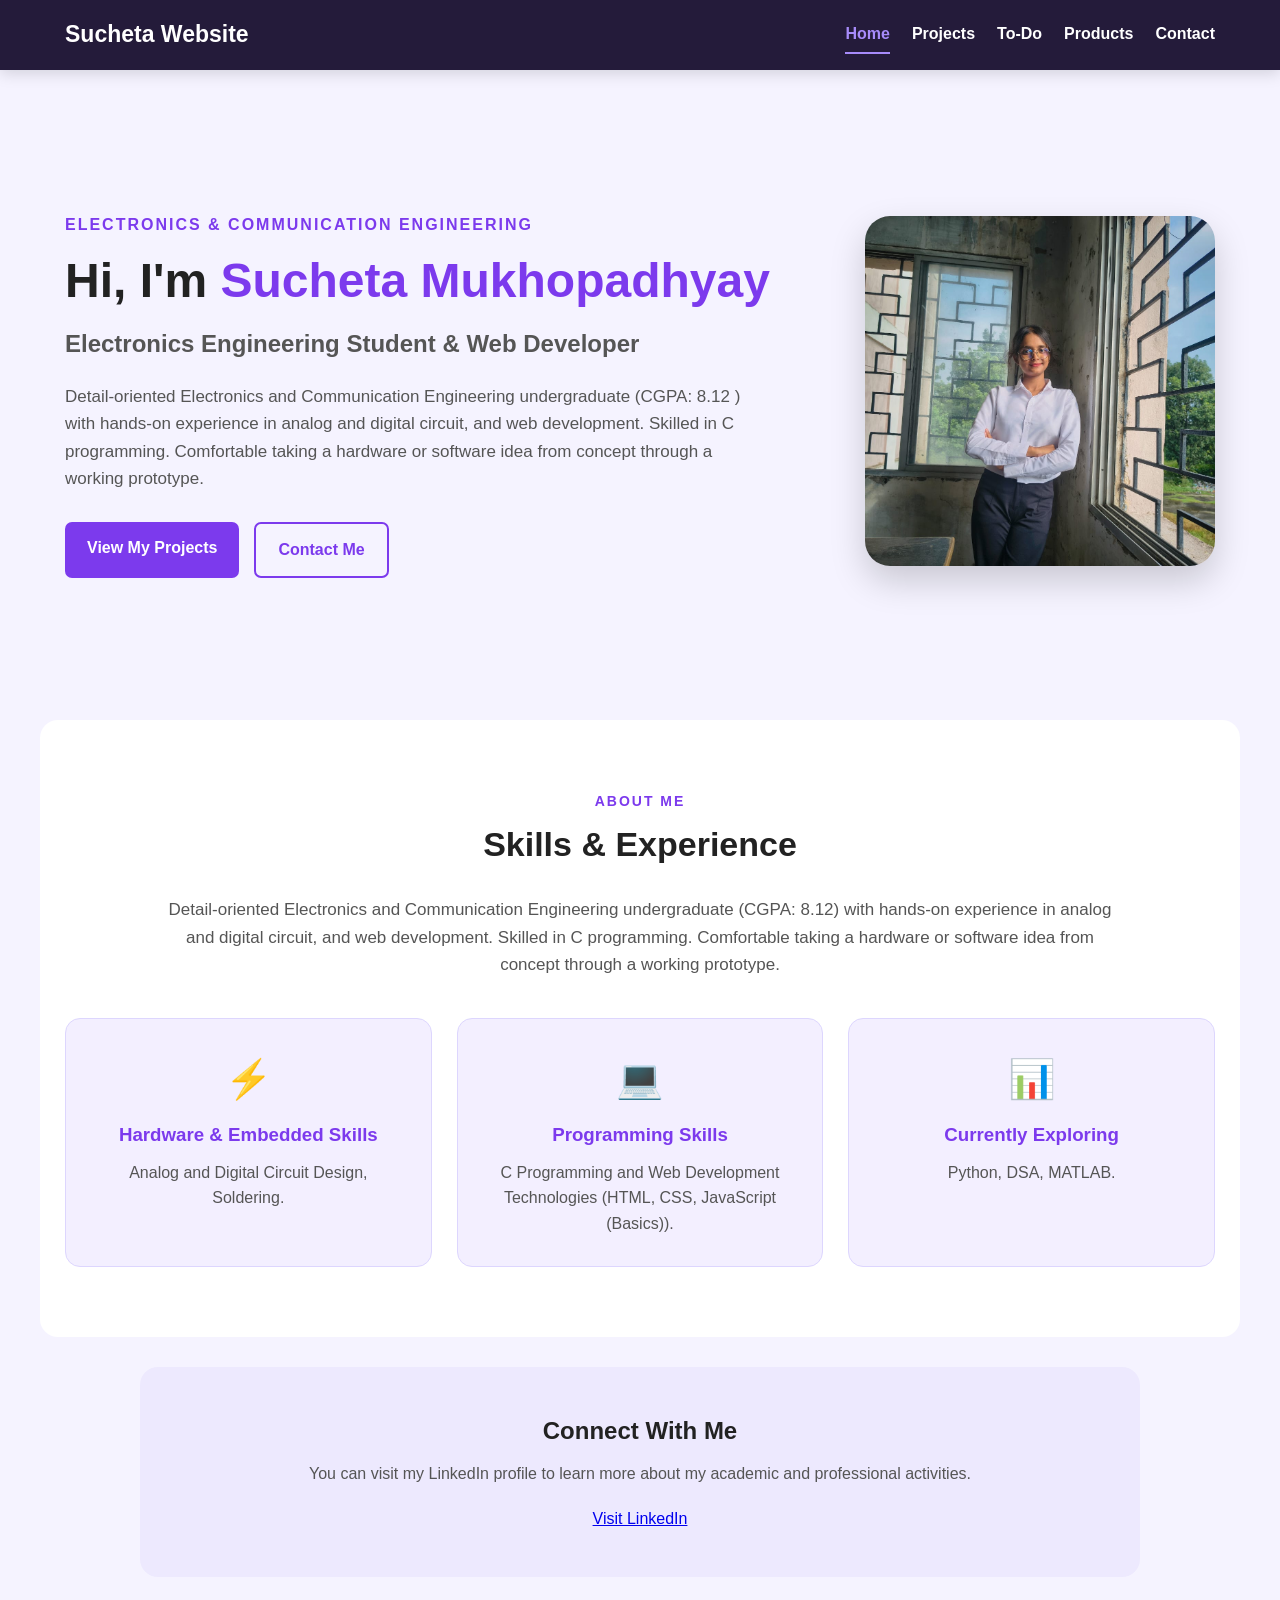
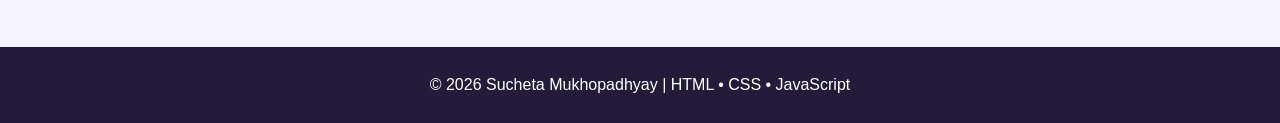
<file: index.html>
<!DOCTYPE html>
<html lang="en">

<head>

    <meta charset="UTF-8">

    <meta name="viewport" content="width=device-width, initial-scale=1.0">

    <title>Sucheta Mukhopadhyay | Home</title>

    <link rel="stylesheet" href="task4.css">

</head>


<body>


    <!-- ================================
         NAVIGATION
    ================================= -->

    <header>

        <nav class="navbar">

            <div class="logo">
                Sucheta Website
            </div>


            <div class="nav-links">

                <a href="index.html" class="active">
                    Home
                </a>

                <a href="projects.html">
                    Projects
                </a>

                <a href="todo.html">
                    To-Do
                </a>

                <a href="products.html">
                    Products
                </a>

                <a href="contact.html">
                    Contact
                </a>

            </div>

        </nav>

    </header>



    <!-- ================================
         HERO SECTION
    ================================= -->

    <main>


        <section class="hero">


            <div class="hero-content">

                <p class="small-title">
                    ELECTRONICS & COMMUNICATION ENGINEERING
                </p>


                <h1>

                    Hi, I'm

                    <span>
                        Sucheta Mukhopadhyay
                    </span>

                </h1>


                <h2>
                    Electronics Engineering Student & Web Developer
                </h2>


                <p>

                   Detail-oriented Electronics and Communication Engineering undergraduate (CGPA: 8.12 ) with hands-on experience in analog and digital circuit, and web development. Skilled in C programming. Comfortable taking a hardware or software idea from concept through a working prototype.

                </p>


                <div class="hero-buttons">

                    <a
                        href="projects.html"
                        class="primary-btn">

                        View My Projects

                    </a>


                    <a
                        href="contact.html"
                        class="secondary-btn">

                        Contact Me

                    </a>

                </div>

            </div>



            <div class="hero-image">

                <img
                    src="sucheta.jpeg"
                    alt="Sucheta Mukhopadhyay">

            </div>


        </section>



        <!-- ================================
             ABOUT ME
        ================================= -->

        <section class="section about-section">


            <div class="section-title">

                <p>
                    ABOUT ME
                </p>

                <h2>
                    Skills & Experience
                </h2>

            </div>


            <p class="about-text">

                Detail-oriented Electronics and Communication Engineering undergraduate (CGPA: 8.12) with hands-on experience in analog and digital circuit, and web development. Skilled in C programming. Comfortable taking a hardware or software idea from concept through a working prototype.            


            </p>



            <div class="skills-grid">


                <div class="skill-card">

                    <div class="skill-icon">
                        ⚡
                    </div>

                    <h3>
                        Hardware & Embedded Skills
                    </h3>

                    <p>

                       Analog and Digital Circuit Design, Soldering.

                    </p>

                </div>



                <div class="skill-card">

                    <div class="skill-icon">
                        💻
                    </div>

                    <h3>
                        Programming Skills
                    </h3>

                    <p>

                         C Programming and Web Development Technologies (HTML, CSS, JavaScript (Basics)). 

                    </p>

                </div>



                <div class="skill-card">

                    <div class="skill-icon">
                        📊
                    </div>

                    <h3>
                        Currently Exploring
                    </h3>

                    <p>

                         Python, DSA, MATLAB.

                    </p>

                </div>


            </div>

        </section>



        


        <!-- ================================
             LINKEDIN
        ================================= -->

        <section class="linkedin-section">

            <h2>
                Connect With Me
            </h2>

            <p>
                You can visit my LinkedIn profile
                to learn more about my academic and
                professional activities.
            </p>


            <a href="https://www.linkedin.com/in/sucheta-mukhopadhyay-33b553420"
                    target="_blank"
                    rel="noopener noreferrer"
                    aria-label="LinkedIn">

                Visit LinkedIn

            </a>

        </section>


    </main>



    <!-- ================================
         FOOTER
    ================================= -->

    <footer>

        <p>
            © 2026 Sucheta Mukhopadhyay |
            HTML • CSS • JavaScript
        </p>

    </footer>


    <script src="task4.js"></script>

</body>

</html>
</file>
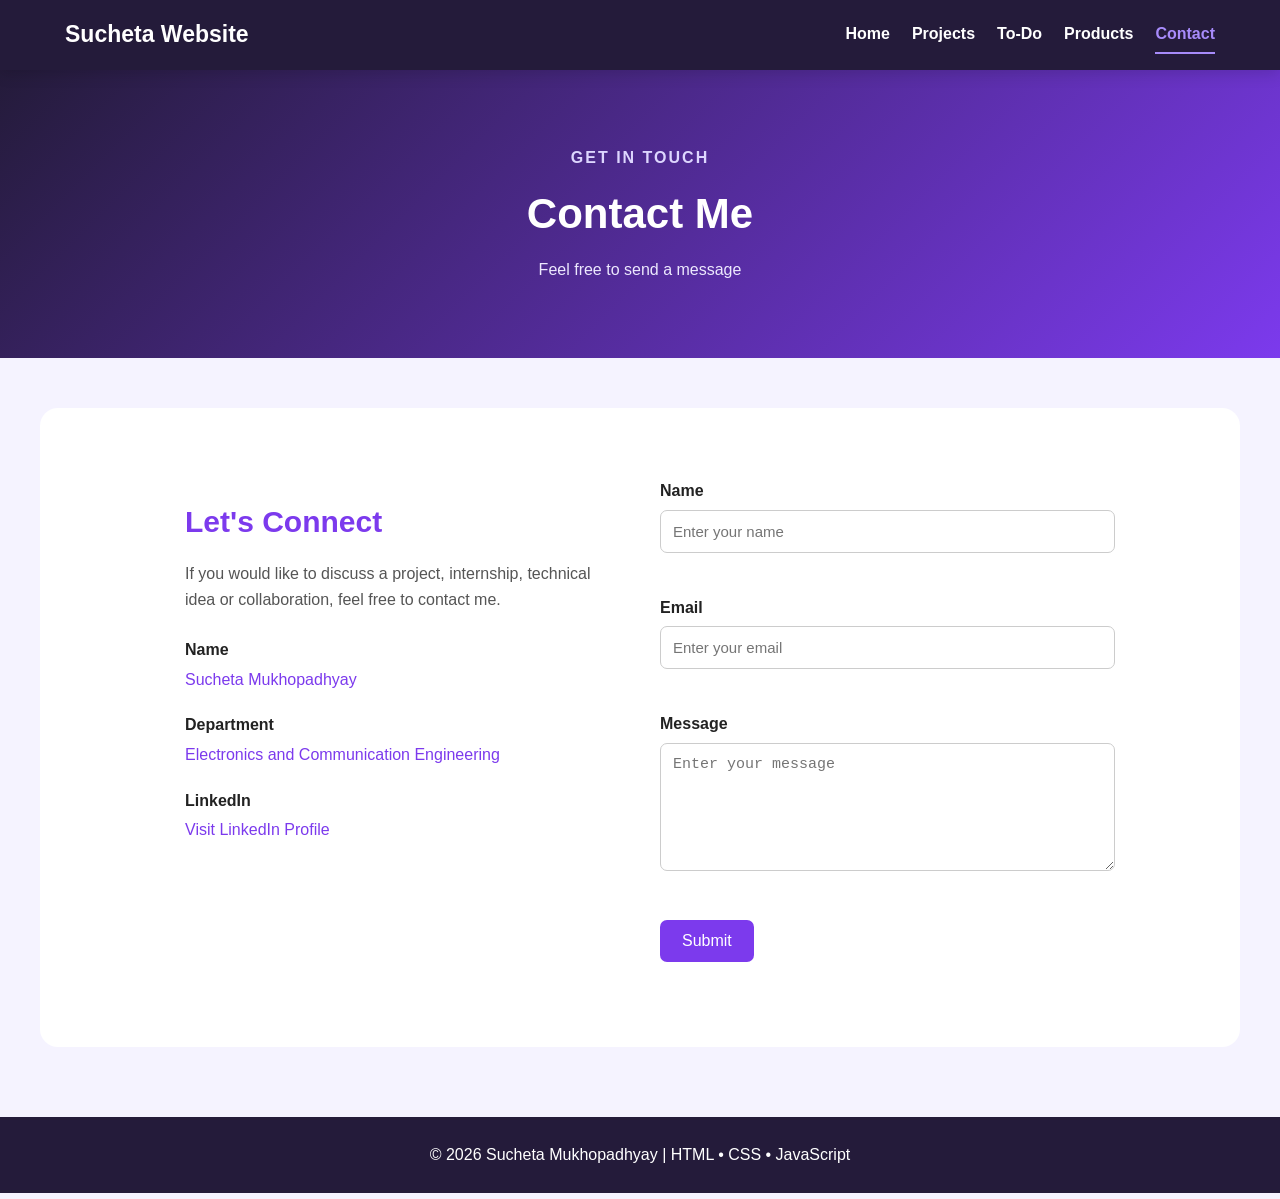
<file: contact.html>
<!DOCTYPE html>
<html lang="en">

<head>

    <meta charset="UTF-8">

    <meta
        name="viewport"
        content="width=device-width, initial-scale=1.0">

    <title>Sucheta Mukhopadhyay | Contact</title>

    <link rel="stylesheet" href="task4.css">

</head>


<body>


    <!-- ================================
         NAVIGATION
    ================================= -->

    <header>

        <nav class="navbar">

            <div class="logo">
                Sucheta Website
            </div>


            <div class="nav-links">

                <a href="index.html">
                    Home
                </a>

                <a href="projects.html">
                    Projects
                </a>

                <a href="todo.html">
                    To-Do
                </a>

                <a href="products.html">
                    Products
                </a>

                <a
                    href="contact.html"
                    class="active">

                    Contact

                </a>

            </div>

        </nav>

    </header>



    <main>


        <section class="page-header">

            <p>
                GET IN TOUCH
            </p>

            <h1>
                Contact Me
            </h1>

            <span>
                Feel free to send a message
            </span>

        </section>



        <!-- ================================
             CONTACT AREA
        ================================= -->

        <section class="section contact-page">


            <div class="contact-wrapper">


                <!-- CONTACT INFORMATION -->

                <div class="contact-info">


                    <h2>
                        Let's Connect
                    </h2>


                    <p>

                        If you would like to discuss a
                        project, internship, technical idea
                        or collaboration, feel free to
                        contact me.

                    </p>



                    <div class="contact-item">

                        <strong>
                            Name
                        </strong>

                        <span>
                            Sucheta Mukhopadhyay
                        </span>

                    </div>



                    <div class="contact-item">

                        <strong>
                            Department
                        </strong>

                        <span>

                            Electronics and Communication
                            Engineering

                        </span>

                    </div>



                    <div class="contact-item">

                        <strong>
                            LinkedIn
                        </strong>

                        <a href="https://www.linkedin.com/in/sucheta-mukhopadhyay-33b553420"
                            target="_blank"
                            rel="noopener noreferrer"
                            aria-label="LinkedIn">

                            Visit LinkedIn Profile

                        </a>

                    </div>


                </div>



                <!-- CONTACT FORM -->

                <form id="contactForm">


                    <div class="form-group">

                        <label for="name">
                            Name
                        </label>


                        <input
                            type="text"
                            id="name"
                            placeholder="Enter your name">


                        <small id="nameError"></small>

                    </div>



                    <div class="form-group">

                        <label for="email">
                            Email
                        </label>


                        <input
                            type="email"
                            id="email"
                            placeholder="Enter your email">


                        <small id="emailError"></small>

                    </div>



                    <div class="form-group">

                        <label for="message">
                            Message
                        </label>


                        <textarea
                            id="message"
                            rows="6"
                            placeholder="Enter your message"></textarea>


                        <small id="messageError"></small>

                    </div>



                    <button
                        type="submit"
                        class="submit-btn">

                        Submit

                    </button>


                    <p id="successMessage"></p>


                </form>


            </div>


        </section>


    </main>



    <footer>

        <p>
            © 2026 Sucheta Mukhopadhyay |
            HTML • CSS • JavaScript
        </p>

    </footer>


    <script src="task4.js"></script>

</body>

</html>
</file>
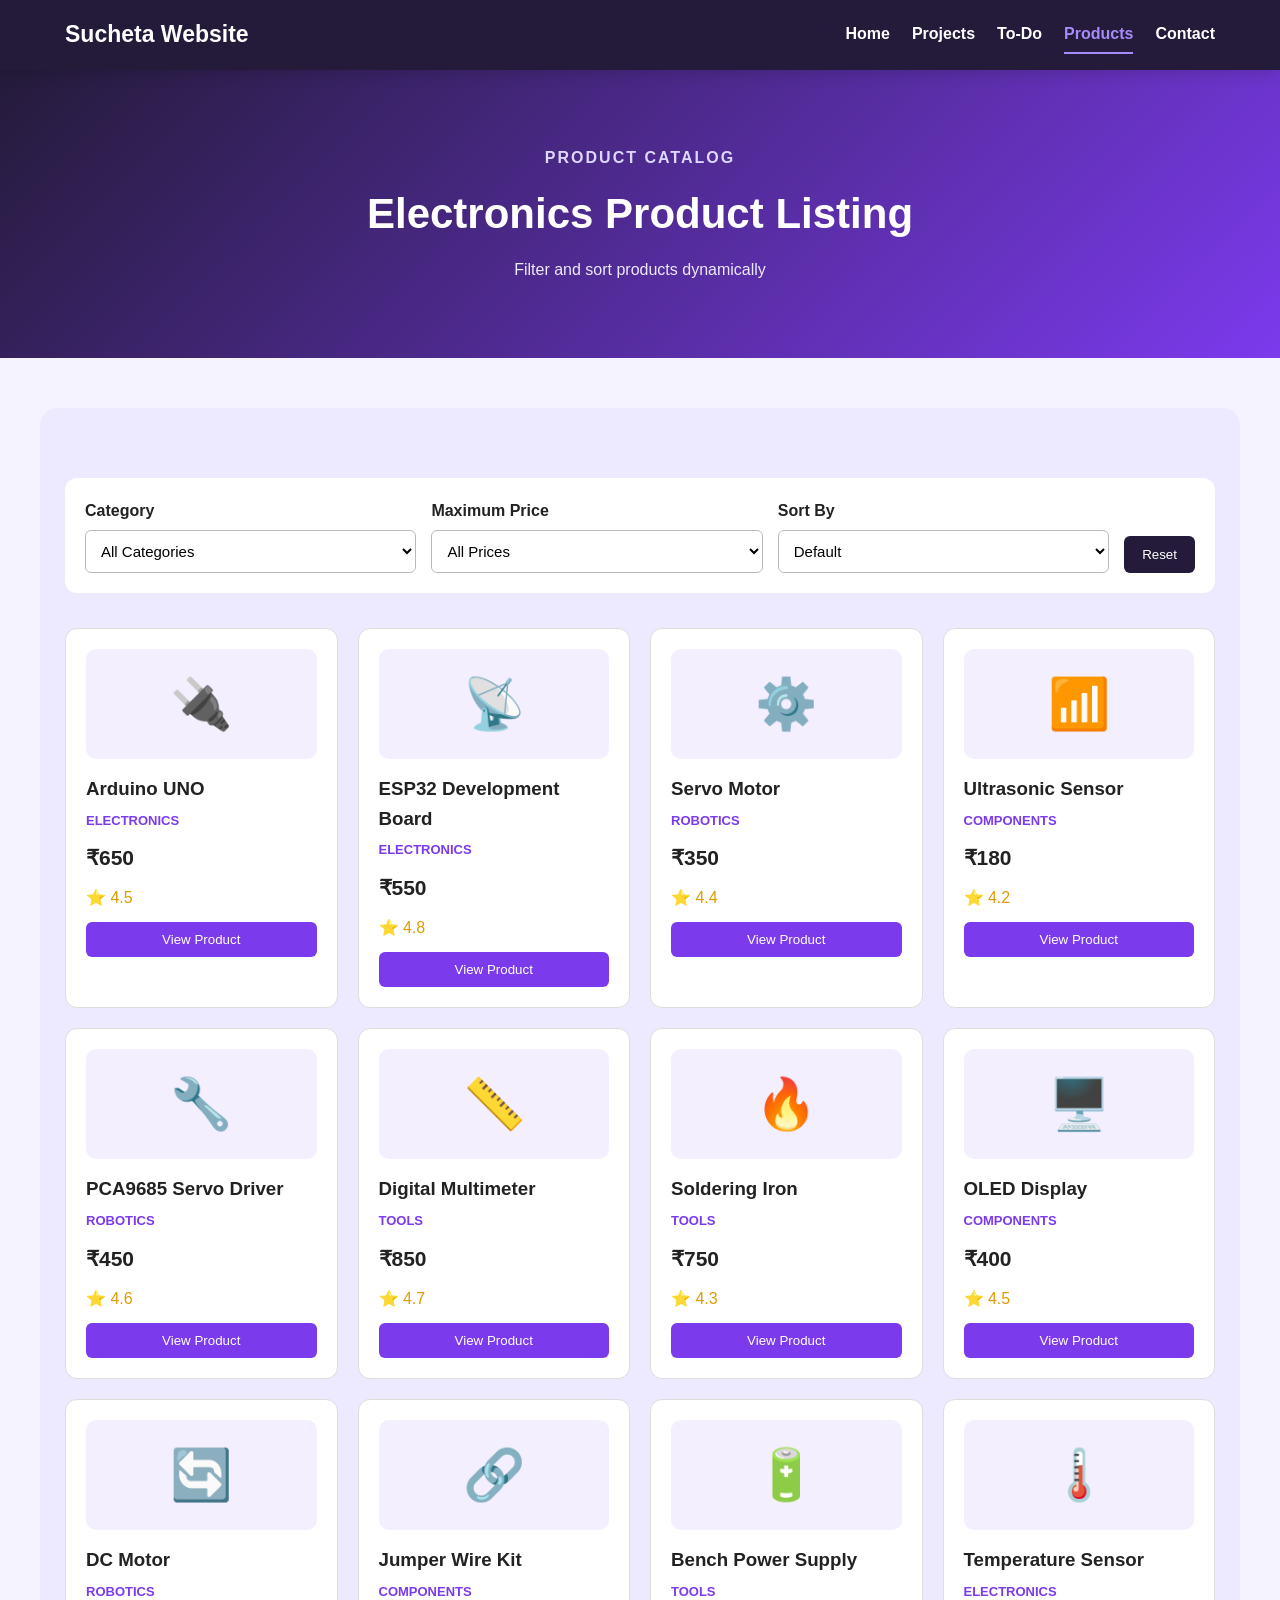
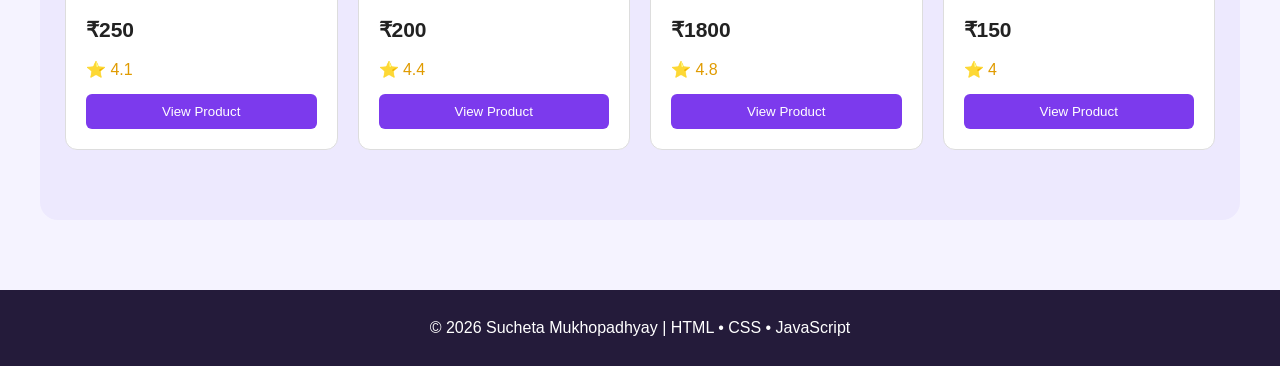
<file: products.html>
<!DOCTYPE html>
<html lang="en">

<head>

    <meta charset="UTF-8">

    <meta
        name="viewport"
        content="width=device-width, initial-scale=1.0">

    <title>Sucheta Mukhopadhyay | Products</title>

    <link rel="stylesheet" href="task4.css">

</head>


<body>


    <!-- ================================
         NAVIGATION
    ================================= -->

    <header>

        <nav class="navbar">

            <div class="logo">
                Sucheta Website
            </div>


            <div class="nav-links">

                <a href="index.html">
                    Home
                </a>

                <a href="projects.html">
                    Projects
                </a>

                <a href="todo.html">
                    To-Do
                </a>

                <a
                    href="products.html"
                    class="active">

                    Products

                </a>

                <a href="contact.html">
                    Contact
                </a>

            </div>

        </nav>

    </header>



    <main>


        <section class="page-header">

            <p>
                PRODUCT CATALOG
            </p>

            <h1>
                Electronics Product Listing
            </h1>

            <span>
                Filter and sort products dynamically
            </span>

        </section>



        <!-- ================================
             FILTER
        ================================= -->

        <section class="section product-section">


            <div class="filter-box">


                <!-- CATEGORY -->

                <div class="filter-group">

                    <label for="categoryFilter">
                        Category
                    </label>


                    <select id="categoryFilter">

                        <option value="all">
                            All Categories
                        </option>

                        <option value="electronics">
                            Electronics
                        </option>

                        <option value="robotics">
                            Robotics
                        </option>

                        <option value="components">
                            Components
                        </option>

                        <option value="tools">
                            Tools
                        </option>

                    </select>

                </div>



                <!-- PRICE -->

                <div class="filter-group">

                    <label for="priceFilter">
                        Maximum Price
                    </label>


                    <select id="priceFilter">

                        <option value="all">
                            All Prices
                        </option>

                        <option value="500">
                            Under ₹500
                        </option>

                        <option value="1000">
                            Under ₹1000
                        </option>

                        <option value="2000">
                            Under ₹2000
                        </option>

                    </select>

                </div>



                <!-- SORT -->

                <div class="filter-group">

                    <label for="sortFilter">
                        Sort By
                    </label>


                    <select id="sortFilter">

                        <option value="default">
                            Default
                        </option>

                        <option value="low">
                            Price: Low to High
                        </option>

                        <option value="high">
                            Price: High to Low
                        </option>

                        <option value="rating">
                            Rating
                        </option>

                        <option value="name">
                            Name
                        </option>

                    </select>

                </div>



                <!-- RESET -->

                <button id="resetFilter">
                    Reset
                </button>


            </div>



            <!-- ================================
                 PRODUCT GRID
            ================================= -->

            <div
                id="productGrid"
                class="product-grid">

            </div>


            <p
                id="noProducts"
                class="no-products">

                No products found.

            </p>


        </section>


    </main>



    <footer>

        <p>
            © 2026 Sucheta Mukhopadhyay |
            HTML • CSS • JavaScript
        </p>

    </footer>


    <script src="task4.js"></script>

</body>

</html>
</file>
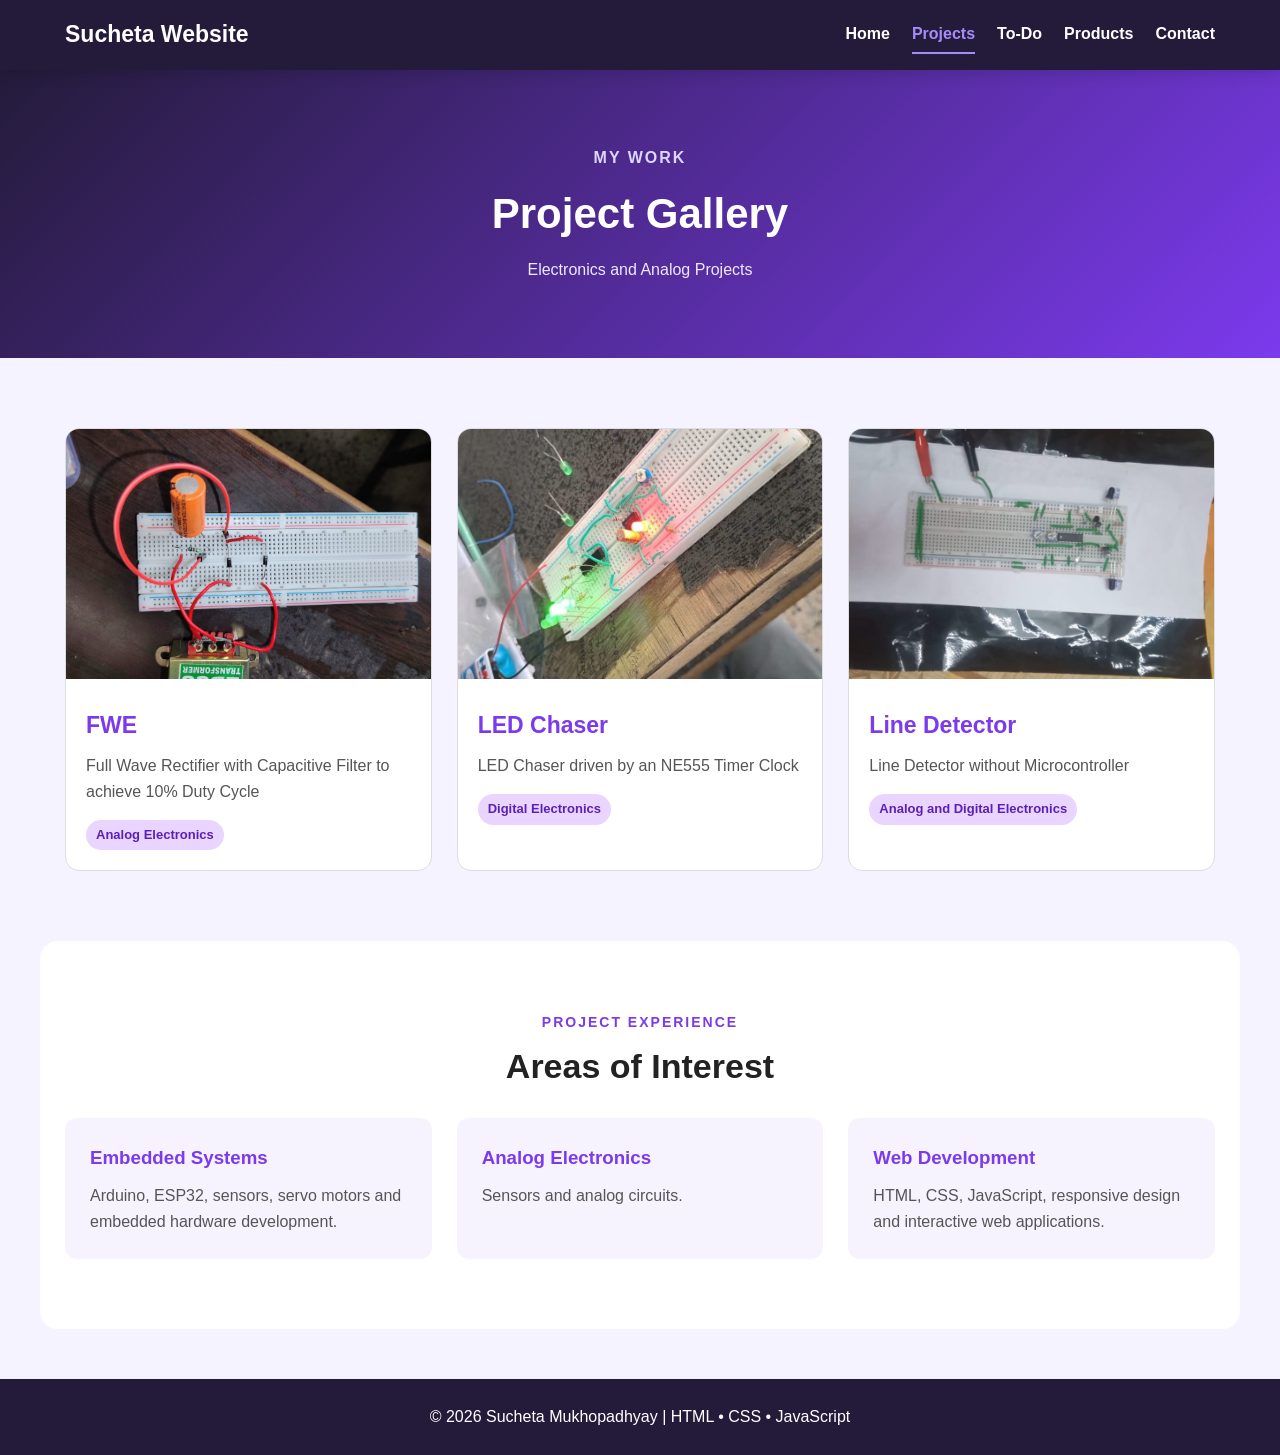
<file: projects.html>
<!DOCTYPE html>
<html lang="en">

<head>

    <meta charset="UTF-8">

    <meta
        name="viewport"
        content="width=device-width, initial-scale=1.0">

    <title>Sucheta Mukhopadhyay | Projects</title>

    <link rel="stylesheet" href="task4.css">

</head>


<body>


    <!-- ================================
         NAVIGATION
    ================================= -->

    <header>

        <nav class="navbar">

            <div class="logo">
                Sucheta Website
            </div>


            <div class="nav-links">

                <a href="index.html">
                    Home
                </a>

                <a
                    href="projects.html"
                    class="active">

                    Projects

                </a>

                <a href="todo.html">
                    To-Do
                </a>

                <a href="products.html">
                    Products
                </a>

                <a href="contact.html">
                    Contact
                </a>

            </div>

        </nav>

    </header>



    <main>


        <!-- ================================
             PROJECT HEADER
        ================================= -->

        <section class="page-header">

            <p>
                MY WORK
            </p>

            <h1>
                Project Gallery
            </h1>

            <span>
                Electronics and
                Analog Projects
            </span>

        </section>



        <!-- ================================
             PROJECT GALLERY
        ================================= -->

        <section class="section">


            <div class="project-grid">


            

                <div class="project-card">


                    <img
                        src="fwe.jpeg"
                        alt="FWE Project">


                    <div class="project-content">

                        <h3>
                            FWE
                        </h3>


                        <p>

                            Full Wave Rectifier with Capacitive Filter to achieve 10% Duty Cycle

                        </p>


                        <span>
                            Analog Electronics
                        </span>

                    </div>


                </div>

                <div class="project-card">


                    <img
                        src="counter_ic.jpeg"
                        alt="Counter IC Project">


                    <div class="project-content">

                        <h3>
                            LED Chaser
                        </h3>


                        <p>

                            LED Chaser driven by an NE555 Timer Clock

                        </p>


                        <span>
                            Digital Electronics
                        </span>

                    </div>


                </div>



               

                <div class="project-card">


                    <img
                        src="line detector.jpeg"
                        alt="Line Detector Project">


                    <div class="project-content">

                        <h3>
                            Line Detector
                        </h3>


                        <p>

                            Line Detector without Microcontroller

                        </p>


                        <span>
                            Analog and Digital Electronics
                        </span>

                    </div>


                </div>


            </div>

        </section>



        <!-- ================================
             PROJECT INFORMATION
        ================================= -->

        <section class="section project-info-section">


            <div class="section-title">

                <p>
                    PROJECT EXPERIENCE
                </p>

                <h2>
                    Areas of Interest
                </h2>

            </div>


            <div class="interest-grid">


                <div>
                    <h3>
                        Embedded Systems
                    </h3>

                    <p>
                        Arduino, ESP32, sensors,
                        servo motors and embedded
                        hardware development.
                    </p>
                </div>


                <div>
                    <h3>
                        Analog Electronics
                    </h3>

                    <p>
                        Sensors and analog circuits.
                    </p>
                </div>


                <div>
                    <h3>
                        Web Development
                    </h3>

                    <p>
                        HTML, CSS, JavaScript,
                        responsive design and
                        interactive web applications.
                    </p>
                </div>


            </div>

        </section>


    </main>



    <footer>

        <p>
            © 2026 Sucheta Mukhopadhyay |
            HTML • CSS • JavaScript
        </p>

    </footer>


    <script src="task4.js"></script>

</body>

</html>
</file>
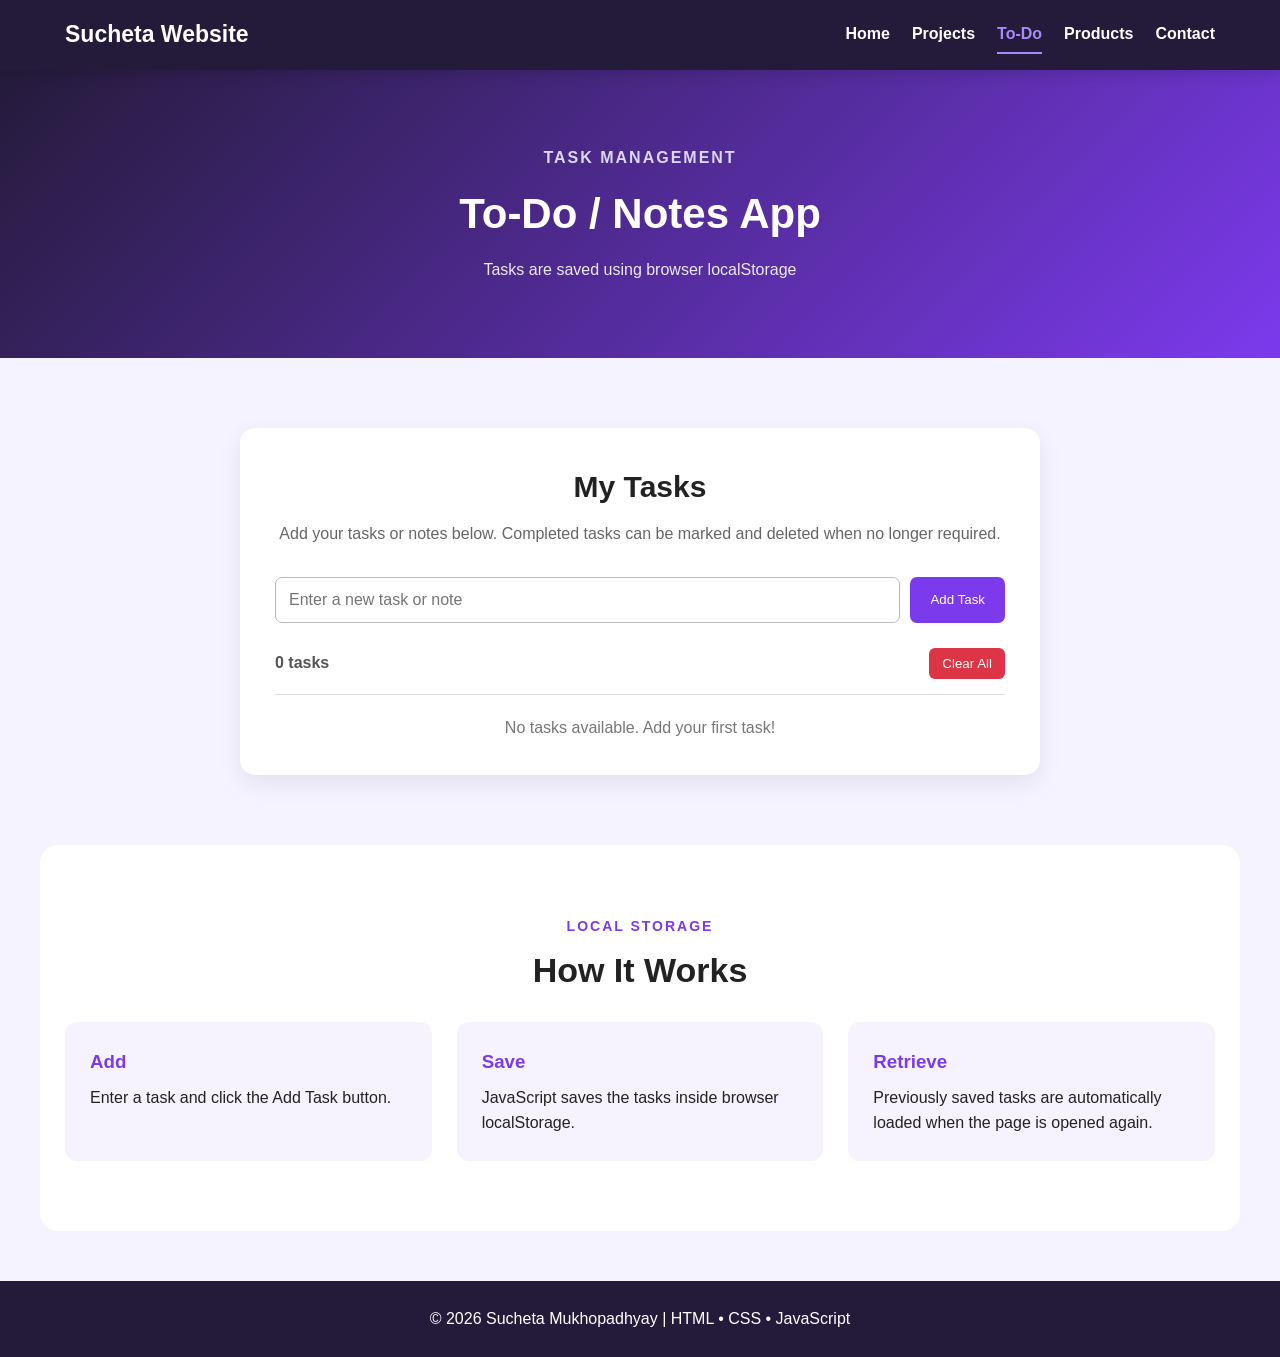
<file: todo.html>
<!DOCTYPE html>
<html lang="en">

<head>

    <meta charset="UTF-8">

    <meta
        name="viewport"
        content="width=device-width, initial-scale=1.0">

    <title>Sucheta Mukhopadhyay | To-Do</title>

    <link rel="stylesheet" href="task4.css">

</head>


<body>


    <!-- ================================
         NAVIGATION
    ================================= -->

    <header>

        <nav class="navbar">

            <div class="logo">
                Sucheta Website
            </div>


            <div class="nav-links">

                <a href="index.html">
                    Home
                </a>

                <a href="projects.html">
                    Projects
                </a>

                <a
                    href="todo.html"
                    class="active">

                    To-Do

                </a>

                <a href="products.html">
                    Products
                </a>

                <a href="contact.html">
                    Contact
                </a>

            </div>

        </nav>

    </header>



    <main>


        <section class="page-header">

            <p>
                TASK MANAGEMENT
            </p>

            <h1>
                To-Do / Notes App
            </h1>

            <span>
                Tasks are saved using browser localStorage
            </span>

        </section>



        <!-- ================================
             TODO APPLICATION
        ================================= -->

        <section class="todo-page-section">


            <div class="todo-container">


                <h2>
                    My Tasks
                </h2>


                <p class="todo-description">

                    Add your tasks or notes below.
                    Completed tasks can be marked and
                    deleted when no longer required.

                </p>



                <!-- INPUT -->

                <div class="todo-input-area">


                    <input
                        type="text"
                        id="taskInput"
                        placeholder="Enter a new task or note">


                    <button id="addTask">
                        Add Task
                    </button>


                </div>



                <!-- TASK INFORMATION -->

                <div class="todo-info">


                    <span id="taskCount">
                        0 tasks
                    </span>


                    <button id="clearTasks">
                        Clear All
                    </button>


                </div>



                <!-- TASK LIST -->

                <ul id="taskList"></ul>


                <p id="emptyMessage">

                    No tasks available.
                    Add your first task!

                </p>


            </div>


        </section>


        <!-- ================================
             INFORMATION
        ================================= -->

        <section class="section local-info">


            <div class="section-title">

                <p>
                    LOCAL STORAGE
                </p>

                <h2>
                    How It Works
                </h2>

            </div>


            <div class="info-grid">


                <div>

                    <h3>
                        Add
                    </h3>

                    <p>
                        Enter a task and click
                        the Add Task button.
                    </p>

                </div>


                <div>

                    <h3>
                        Save
                    </h3>

                    <p>
                        JavaScript saves the tasks
                        inside browser localStorage.
                    </p>

                </div>


                <div>

                    <h3>
                        Retrieve
                    </h3>

                    <p>
                        Previously saved tasks are
                        automatically loaded when
                        the page is opened again.
                    </p>

                </div>


            </div>

        </section>


    </main>



    <footer>

        <p>
            © 2026 Sucheta Mukhopadhyay |
            HTML • CSS • JavaScript
        </p>

    </footer>


    <script src="task4.js"></script>

</body>

</html>
</file>
<file: task4.css>
/* =====================================================
   RESET
===================================================== */

* {
    margin: 0;
    padding: 0;
    box-sizing: border-box;
}

html {
    scroll-behavior: smooth;
}

body {
    font-family: Arial, sans-serif;
    background: #f5f3ff;
    color: #222;
    line-height: 1.6;
}


/* =====================================================
   NAVIGATION
===================================================== */

header {
    background: #241b3a;
    position: sticky;
    top: 0;
    z-index: 1000;
    box-shadow:
        0 3px 15px rgba(0, 0, 0, 0.15);
}

.navbar {
    max-width: 1200px;
    margin: auto;
    padding: 16px 25px;
    display: flex;
    justify-content: space-between;
    align-items: center;
}

.logo {
    color: white;
    font-size: 23px;
    font-weight: bold;
}

.nav-links {
    display: flex;
    gap: 22px;
}

.nav-links a {
    color: white;
    text-decoration: none;
    font-weight: bold;
    padding: 5px 0;
    transition: 0.3s;
}

.nav-links a:hover {
    color: #a78bfa;
}

.nav-links a.active {
    color: #a78bfa;
    border-bottom: 2px solid #a78bfa;
}


/* =====================================================
   COMMON SECTION
===================================================== */

.section {
    max-width: 1200px;
    margin: auto;
    padding: 70px 25px;
}

.section-title {
    text-align: center;
    margin-bottom: 25px;
}

.section-title p {
    color: #7c3aed;
    font-size: 14px;
    font-weight: bold;
    letter-spacing: 2px;
}

.section-title h2 {
    font-size: 34px;
    margin-top: 5px;
}

.section-description {
    text-align: center;
    color: #666;
    margin-bottom: 35px;
}


/* =====================================================
   PAGE HEADER
===================================================== */

.page-header {
    background:
        linear-gradient(
            135deg,
            #241b3a,
            #7c3aed
        );
    color: white;
    text-align: center;
    padding: 75px 20px;
}

.page-header p {
    color: #ddd6fe;
    font-weight: bold;
    letter-spacing: 2px;
}

.page-header h1 {
    font-size: 42px;
    margin: 10px 0;
}

.page-header span {
    color: #ede9fe;
}


/* =====================================================
   HERO
===================================================== */

.hero {
    max-width: 1200px;
    margin: auto;
    min-height: 650px;
    padding: 70px 25px;
    display: flex;
    align-items: center;
    justify-content: space-between;
    gap: 50px;
}

.hero-content {
    flex: 1;
}

.small-title {
    color: #7c3aed;
    font-weight: bold;
    letter-spacing: 2px;
    margin-bottom: 15px;
}

.hero h1 {
    font-size: 48px;
    line-height: 1.2;
    margin-bottom: 15px;
}

.hero h1 span {
    color: #7c3aed;
}

.hero h2 {
    color: #555;
    font-size: 24px;
    margin-bottom: 20px;
}

.hero-content > p:not(.small-title) {
    color: #555;
    font-size: 17px;
    max-width: 700px;
}

.hero-buttons {
    margin-top: 30px;
    display: flex;
    gap: 15px;
}

.primary-btn,
.secondary-btn {
    padding: 13px 22px;
    border-radius: 7px;
    text-decoration: none;
    font-weight: bold;
}

.primary-btn {
    background: #7c3aed;
    color: white;
}

.secondary-btn {
    border: 2px solid #7c3aed;
    color: #7c3aed;
}

.primary-btn:hover {
    background: #5b21b6;
}

.secondary-btn:hover {
    background: #7c3aed;
    color: white;
}

.hero-image {
    flex: 0 0 350px;
}

.hero-image img {
    width: 100%;
    height: 350px;
    object-fit: cover;
    border-radius: 25px;
    box-shadow:
        0 15px 35px rgba(0, 0, 0, 0.18);
}


/* =====================================================
   ABOUT
===================================================== */

.about-section {
    background: white;
    border-radius: 18px;
    margin-bottom: 30px;
}

.about-text {
    max-width: 950px;
    margin: auto;
    text-align: center;
    color: #555;
    font-size: 17px;
}

.skills-grid {
    margin-top: 40px;
    display: grid;
    grid-template-columns:
        repeat(3, 1fr);
    gap: 25px;
}

.skill-card {
    padding: 30px;
    border-radius: 15px;
    background: #f3efff;
    border: 1px solid #ddd6fe;
    text-align: center;
    transition: 0.3s;
}

.skill-card:hover {
    transform: translateY(-6px);
    box-shadow:
        0 10px 25px rgba(0, 0, 0, 0.1);
}

.skill-icon {
    font-size: 38px;
    margin-bottom: 10px;
}

.skill-card h3 {
    margin-bottom: 10px;
    color: #7c3aed;
}

.skill-card p {
    color: #555;
}


/* =====================================================
   FEATURE SECTION
===================================================== */

.feature-section {
    background: white;
    border-radius: 18px;
    margin-bottom: 30px;
}

.feature-grid {
    display: grid;
    grid-template-columns:
        repeat(3, 1fr);
    gap: 25px;
}

.feature-link {
    text-decoration: none;
    color: inherit;
}

.feature-box {
    padding: 30px;
    border-radius: 15px;
    background: #f6f3ff;
    border: 1px solid #ddd6fe;
    transition: 0.3s;
}

.feature-box:hover {
    transform: translateY(-6px);
    box-shadow:
        0 10px 25px rgba(0, 0, 0, 0.1);
}

.feature-box span {
    color: #7c3aed;
    font-size: 14px;
    font-weight: bold;
}

.feature-box h3 {
    margin: 10px 0;
}

.feature-box p {
    color: #666;
}


/* =====================================================
   LINKEDIN
===================================================== */

.linkedin-section {
    max-width: 1000px;
    margin: 30px auto 70px;
    background: #ede9fe;
    padding: 45px 25px;
    border-radius: 18px;
    text-align: center;
}

.linkedin-section h2 {
    margin-bottom: 10px;
}

.linkedin-section p {
    color: #555;
    margin-bottom: 20px;
}

.linkedin-btn {
    display: inline-block;
    background: #7c3aed;
    color: white;
    text-decoration: none;
    padding: 12px 22px;
    border-radius: 7px;
    font-weight: bold;
}

.linkedin-btn:hover {
    background: #5b21b6;
}


/* =====================================================
   PROJECTS
===================================================== */

.project-grid {
    display: grid;
    grid-template-columns:
        repeat(3, 1fr);
    gap: 25px;
}

.project-card {
    background: white;
    border-radius: 14px;
    overflow: hidden;
    border: 1px solid #ddd;
    transition: 0.3s;
}

.project-card:hover {
    transform: translateY(-7px);
    box-shadow:
        0 12px 30px rgba(0, 0, 0, 0.15);
}

.project-card img {
    width: 100%;
    height: 250px;
    object-fit: cover;
}

.project-content {
    padding: 20px;
}

.project-content h3 {
    margin-bottom: 10px;
    color: #7c3aed;
    font-size: 23px;
}

.project-content p {
    color: #555;
    margin-bottom: 15px;
}

.project-content span {
    display: inline-block;
    padding: 5px 10px;
    background: #e9d5ff;
    color: #5b21b6;
    border-radius: 20px;
    font-size: 13px;
    font-weight: bold;
}


/* =====================================================
   PROJECT INFORMATION
===================================================== */

.project-info-section {
    background: white;
    border-radius: 18px;
    margin-bottom: 50px;
}

.interest-grid {
    display: grid;
    grid-template-columns:
        repeat(3, 1fr);
    gap: 25px;
}

.interest-grid > div {
    padding: 25px;
    background: #f6f3ff;
    border-radius: 12px;
}

.interest-grid h3 {
    color: #7c3aed;
    margin-bottom: 10px;
}

.interest-grid p {
    color: #555;
}


/* =====================================================
   TODO
===================================================== */

.todo-page-section {
    padding: 70px 20px;
}

.todo-container {
    max-width: 800px;
    margin: auto;
    background: white;
    padding: 35px;
    border-radius: 15px;
    box-shadow:
        0 8px 25px rgba(0, 0, 0, 0.08);
}

.todo-container h2 {
    text-align: center;
    font-size: 30px;
}

.todo-description {
    text-align: center;
    color: #666;
    margin: 10px auto 30px;
}

.todo-input-area {
    display: flex;
    gap: 10px;
}

#taskInput {
    flex: 1;
    padding: 13px;
    border: 1px solid #bbb;
    border-radius: 7px;
    font-size: 16px;
}

#addTask {
    background: #7c3aed;
    color: white;
    border: none;
    padding: 13px 20px;
    border-radius: 7px;
    cursor: pointer;
}

#addTask:hover {
    background: #5b21b6;
}

.todo-info {
    display: flex;
    justify-content: space-between;
    align-items: center;
    margin-top: 25px;
    padding-bottom: 15px;
    border-bottom: 1px solid #ddd;
}

#taskCount {
    font-weight: bold;
    color: #555;
}

#clearTasks {
    background: #dc3545;
    color: white;
    border: none;
    padding: 8px 13px;
    border-radius: 6px;
    cursor: pointer;
}

#taskList {
    list-style: none;
    margin-top: 20px;
}

#taskList li {
    display: flex;
    align-items: center;
    gap: 10px;
    background: #f3efff;
    padding: 13px;
    border-radius: 8px;
    margin-bottom: 10px;
}

.task-text {
    flex: 1;
    cursor: pointer;
}

.completed {
    text-decoration: line-through;
    color: #888;
}

.task-delete {
    background: #dc3545;
    color: white;
    border: none;
    padding: 7px 11px;
    border-radius: 5px;
    cursor: pointer;
}

#emptyMessage {
    text-align: center;
    color: #777;
    margin-top: 20px;
}


/* =====================================================
   LOCAL STORAGE INFORMATION
===================================================== */

.local-info {
    background: white;
    border-radius: 18px;
    margin-bottom: 50px;
}

.info-grid {
    display: grid;
    grid-template-columns:
        repeat(3, 1fr);
    gap: 25px;
}

.info-grid > div {
    padding: 25px;
    background: #f6f3ff;
    border-radius: 12px;
}

.info-grid h3 {
    color: #7c3aed;
    margin-bottom: 8px;
}


/* =====================================================
   PRODUCTS
===================================================== */

.product-section {
    background: #ede9fe;
    max-width: 1200px;
    border-radius: 18px;
    margin-top: 50px;
    margin-bottom: 70px;
}

/* FILTER */

.filter-box {
    padding: 20px;
    background: white;
    border-radius: 12px;
    display: grid;
    grid-template-columns:
        repeat(3, 1fr) auto;
    gap: 15px;
    align-items: end;
    margin-bottom: 35px;
}

.filter-group label {
    display: block;
    font-weight: bold;
    margin-bottom: 6px;
}

.filter-group select {
    width: 100%;
    padding: 11px;
    border: 1px solid #bbb;
    border-radius: 6px;
    background: white;
    font-size: 15px;
}

#resetFilter {
    padding: 11px 18px;
    border: none;
    background: #241b3a;
    color: white;
    border-radius: 6px;
    cursor: pointer;
}


/* PRODUCT GRID */

.product-grid {
    display: grid;
    grid-template-columns:
        repeat(4, 1fr);
    gap: 20px;
}

.product-card {
    background: white;
    border-radius: 12px;
    padding: 20px;
    border: 1px solid #ddd;
    transition: 0.3s;
}

.product-card:hover {
    transform: translateY(-5px);
    box-shadow:
        0 10px 25px rgba(0, 0, 0, 0.12);
}

.product-icon {
    height: 110px;
    display: flex;
    justify-content: center;
    align-items: center;
    font-size: 50px;
    background: #f3efff;
    border-radius: 10px;
    margin-bottom: 15px;
}

.product-card h3 {
    margin-bottom: 7px;
}

.product-category {
    font-size: 13px;
    color: #7c3aed;
    font-weight: bold;
    text-transform: uppercase;
}

.product-price {
    font-size: 21px;
    font-weight: bold;
    margin: 10px 0;
}

.product-rating {
    color: #e09b00;
    margin-bottom: 12px;
}

.product-card button {
    width: 100%;
    border: none;
    padding: 10px;
    background: #7c3aed;
    color: white;
    border-radius: 6px;
    cursor: pointer;
}

.product-card button:hover {
    background: #5b21b6;
}

.no-products {
    display: none;
    text-align: center;
    color: #777;
    font-weight: bold;
}


/* =====================================================
   CONTACT
===================================================== */

.contact-page {
    background: white;
    border-radius: 18px;
    margin-top: 50px;
    margin-bottom: 70px;
}

.contact-wrapper {
    max-width: 950px;
    margin: auto;
    display: grid;
    grid-template-columns: 1fr 1fr;
    gap: 40px;
}

.contact-info {
    padding: 20px;
}

.contact-info h2 {
    font-size: 30px;
    margin-bottom: 15px;
    color: #7c3aed;
}

.contact-info > p {
    color: #555;
    margin-bottom: 25px;
}

.contact-item {
    margin-bottom: 20px;
}

.contact-item strong {
    display: block;
    margin-bottom: 4px;
}

.contact-item span,
.contact-item a {
    color: #7c3aed;
    text-decoration: none;
}

.form-group {
    margin-bottom: 18px;
}

.form-group label {
    display: block;
    font-weight: bold;
    margin-bottom: 6px;
}

.form-group input,
.form-group textarea {
    width: 100%;
    padding: 12px;
    border: 1px solid #ccc;
    border-radius: 7px;
    font-size: 15px;
}

.form-group textarea {
    resize: vertical;
}

.form-group input:focus,
.form-group textarea:focus {
    outline: none;
    border-color: #7c3aed;
}

small {
    display: block;
    color: #dc3545;
    min-height: 20px;
    margin-top: 4px;
}

.submit-btn {
    border: none;
    background: #7c3aed;
    color: white;
    padding: 12px 22px;
    border-radius: 7px;
    cursor: pointer;
    font-size: 16px;
}

.submit-btn:hover {
    background: #5b21b6;
}

#successMessage {
    color: green;
    font-weight: bold;
    margin-top: 15px;
}


/* =====================================================
   FOOTER
===================================================== */

footer {
    background: #241b3a;
    color: white;
    text-align: center;
    padding: 25px;
}


/* =====================================================
   TABLET
===================================================== */

@media (max-width: 900px) {

    .hero {
        flex-direction: column-reverse;
        text-align: center;
    }

    .hero-buttons {
        justify-content: center;
    }

    .hero-image {
        width: 300px;
        flex: none;
    }

    .skills-grid,
    .feature-grid,
    .project-grid,
    .interest-grid,
    .info-grid {
        grid-template-columns:
            repeat(2, 1fr);
    }

    .product-grid {
        grid-template-columns:
            repeat(2, 1fr);
    }

    .filter-box {
        grid-template-columns:
            1fr 1fr;
    }

    .contact-wrapper {
        grid-template-columns: 1fr;
    }
}


/* =====================================================
   MOBILE
===================================================== */

@media (max-width: 600px) {

    .navbar {
        flex-direction: column;
        gap: 15px;
    }

    .logo {
        font-size: 21px;
    }

    .nav-links {
        flex-wrap: wrap;
        justify-content: center;
        gap: 12px;
    }

    .nav-links a {
        font-size: 14px;
    }

    .page-header {
        padding: 50px 15px;
    }

    .page-header h1 {
        font-size: 31px;
    }

    .hero {
        padding: 45px 18px;
    }

    .hero h1 {
        font-size: 35px;
    }

    .hero h2 {
        font-size: 20px;
    }

    .hero-image {
        width: 230px;
    }

    .hero-image img {
        height: 230px;
    }

    .section {
        padding: 45px 15px;
    }

    .section-title h2 {
        font-size: 28px;
    }

    .skills-grid,
    .feature-grid,
    .project-grid,
    .interest-grid,
    .info-grid,
    .product-grid {
        grid-template-columns: 1fr;
    }

    .hero-buttons {
        flex-direction: column;
    }

    .primary-btn,
    .secondary-btn {
        width: 100%;
        text-align: center;
    }

    .todo-input-area {
        flex-direction: column;
    }

    #addTask {
        width: 100%;
    }

    .todo-container {
        padding: 20px;
    }

    .filter-box {
        grid-template-columns: 1fr;
    }

    #resetFilter {
        width: 100%;
    }

    .contact-wrapper {
        gap: 10px;
    }

    footer {
        font-size: 14px;
    }
}
</file>
